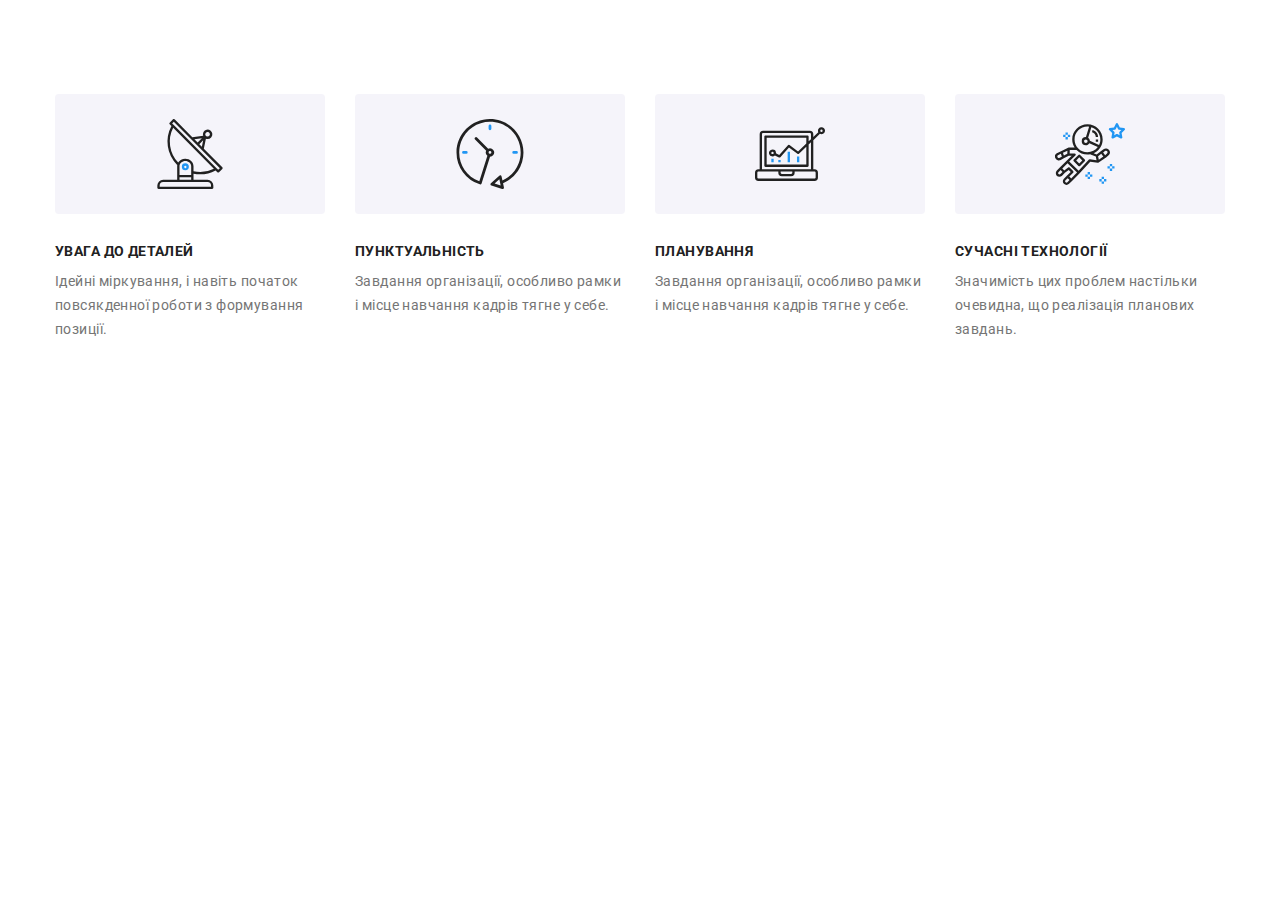
<file: index.html>
<!DOCTYPE html>
<html lang="uk">
<head>
    <meta charset="UTF-8">
    <meta http-equiv="X-UA-Compatible" content="IE=edge">
    <meta name="viewport" content="width=device-width, initial-scale=1.0">
    <link rel="preconnect" href="https://fonts.googleapis.com">
    <link rel="preconnect" href="https://fonts.gstatic.com" crossorigin>
    <link href="https://fonts.googleapis.com/css2?family=Raleway:wght@700&family=Roboto:wght@400;500;700;900&display=swap"
        rel="stylesheet">
    <link rel="stylesheet" href="https://cdnjs.cloudflare.com/ajax/libs/modern-normalize/1.1.0/modern-normalize.min.css">
    <link rel="stylesheet" href="./css/main.min.css">
    <title>WebStudio</title>
</head>
<body>
    <!-- <header class="header">
        <div class="container header__container">
            <nav class="header__nav">
                <a class="header__logo" href="./index.html"><span class="header__logoweb">Web</span>Studio</a>
            
            <ul class="header__list list">
                <li class="header__item"><a class="header__link studio__active studio-active link" href="./index.html">Студія</a></li>
                <li class="header__item"><a class="header__link link" href="./portfolio.html">Портфоліо</a></li>
                <li class="header__item"><a class="header__link link" href="#">Контакти</a></li>
            </ul>
    
            </nav>

            <ul class="header__mailphone list">
                <li class="header__mail"><a href="mailto:info@devstudio.com" class="contact_link link">
                    <svg class="header__icon" width="16" height="12">
                        <use href="./images/symbol-defs.svg#icon-envelope"></use>
                    </svg>info@devstudio.com</a></li>
                <li class="header__phone"><a href="tel:+380961111111" class="contact_link link">
                    <svg class="header__icon" width="16" height="12">
                        <use href="./images/symbol-defs.svg#icon-smartphone"></use>
                    </svg>+38 096 111 11 11</a></li>
            </ul>


            
        </div>
        
    </header> -->
    <main>
        <!-- <section class="hero">
            <div class="container">
               <h1 class="hero__title">Ефективні рішення для вашого бізнесу</h1>
               <button type="button" class="hero__button btn" data-modal-open>Замовити послугу</button>
            </div>
            
        </section> -->

        <section class="benefits">
            <div class="container">
                <h2 class="visually-hidden">Наші переваги</h2>
                <ul class="benefits__list list">
                    <li class="benefits__item antena">
                        <h3 class="benefits__title">увага до деталей</h3>
                        <p class="benefits__text">Ідейні міркування, і навіть початок повсякденної роботи з формування позиції.</p>
                    </li>
                    <li class="benefits__item clock">
                        <h3 class="benefits__title">пунктуальність</h3>
                        <p class="benefits__text">Завдання організації, особливо рамки і місце навчання кадрів тягне у себе.</p>
                    </li>
                    <li class="benefits__item diagram">
                        <h3 class="benefits__title">планування</h3>
                        <p class="benefits__text">Завдання організації, особливо рамки і місце навчання кадрів тягне у себе.</p>
                    </li>
                    <li class="benefits__item astronaut">
                        <h3 class="benefits__title">сучасні технології</h3>
                        <p class="benefits__text">Значимість цих проблем настільки очевидна, що реалізація планових завдань.</p>
                    </li>
                </ul>
            </div>
            
        </section>

        <!-- <section class="task section">
            <div class="container">
                <h2 class="task-title">Чим ми займаємося</h2>
            <ul class="task-list list">
                <li class="task-item"><img src="./images/box1.jpg" alt="друк на клавіатурі" width="370">
                    <p class="task-text-bg">Десктопні додатки</p></li>
                <li class="task-item"><img src="./images/box2.jpg" alt="вибір інтерфейсу для смартфона" width="370">
                    <p class="task-text-bg">Мобільні додатки</p></li>
                <li class="task-item"><img src="./images/box3.jpg" alt="вибір RGB кольору" width="370">
                    <p class="task-text-bg">Дизайнерські рішення</p></li>
            </ul>
            </div>
            
        </section> -->

        <!-- <section class="team section">
            <div class="container">
                <h2 class="team-title">Наша команда</h2>
            <ul class="team-list list">
                <li class="team-item">
                    <img src="./images/img1.jpg" alt="фото співробітніка" width="270">
                    <h3 class="team-item-title">Ігор Дем'яненко</h3>
                    <p class="team-text">Product Designer</p>
                    <div class="team-soc">
                        <ul class="team-soc-list list">
                    <li class="team-soc-item">
                        <a class="team-soc-link link" href="">
                        <svg class="team-soc-icon" width="20" height="20">
                            <use href="./images/symbol-defs.svg#icon-instagram"></use>
                        </svg>
                        </a>
                    </li>
                    <li class="team-soc-item">
                        <a class="team-soc-link link" href="">
                        <svg class="team-soc-icon" width="20" height="20">
                            <use href="./images/symbol-defs.svg#icon-twitter"></use>
                        </svg>
                        </a>
                    </li>
                    <li class="team-soc-item">
                        <a class="team-soc-link link" href="">
                        <svg class="team-soc-icon" width="20" height="20">
                            <use href="./images/symbol-defs.svg#icon-facebook"></use>
                        </svg>
                        </a>
                    </li>
                    <li class="team-soc-item">
                        <a class="team-soc-link link" href="">
                        <svg class="team-soc-icon" width="20" height="20">
                            <use href="./images/symbol-defs.svg#icon-linkedin"></use>
                        </svg>
                        </a>
                    </li>
                        </ul>
                   </div>
                </li>
                <li class="team-item">
                    <img src="./images/img2.jpg" alt="фото співробітніка" width="270">
                    <h3 class="team-item-title">Ольга Рєпіна</h3>
                    <p class="team-text">Frontend Developer</p>
                    <div class="team-soc">
                        <ul class="team-soc-list list">
                    <li class="team-soc-item">
                        <a class="team-soc-link link" href="">
                        <svg class="team-soc-icon" width="20" height="20">
                            <use href="./images/symbol-defs.svg#icon-instagram"></use>
                        </svg>
                        </a>
                    </li>
                    <li class="team-soc-item">
                        <a class="team-soc-link link" href="">
                        <svg class="team-soc-icon" width="20" height="20">
                            <use href="./images/symbol-defs.svg#icon-twitter"></use>
                        </svg>
                        </a>
                    </li>
                    <li class="team-soc-item">
                        <a class="team-soc-link link" href="">
                        <svg class="team-soc-icon" width="20" height="20">
                            <use href="./images/symbol-defs.svg#icon-facebook"></use>
                        </svg>
                        </a>
                    </li>
                    <li class="team-soc-item">
                        <a class="team-soc-link link" href="">
                        <svg class="team-soc-icon" width="20" height="20">
                            <use href="./images/symbol-defs.svg#icon-linkedin"></use>
                        </svg>
                        </a>
                    </li>
                        </ul>
                   </div>
                </li>
                <li class="team-item">
                    <img src="./images/img3.jpg" alt="фото співробітніка" width="270">
                    <h3 class="team-item-title">Микола Тарасов</h3>
                    <p class="team-text">Marketing</p>
                    <div class="team-soc">
                        <ul class="team-soc-list list">
                    <li class="team-soc-item">
                        <a class="team-soc-link link" href="">
                        <svg class="team-soc-icon" width="20" height="20">
                            <use href="./images/symbol-defs.svg#icon-instagram"></use>
                        </svg>
                        </a>
                    </li>
                    <li class="team-soc-item">
                        <a class="team-soc-link link" href="">
                        <svg class="team-soc-icon" width="20" height="20">
                            <use href="./images/symbol-defs.svg#icon-twitter"></use>
                        </svg>
                        </a>
                    </li>
                    <li class="team-soc-item">
                        <a class="team-soc-link link" href="">
                        <svg class="team-soc-icon" width="20" height="20">
                            <use href="./images/symbol-defs.svg#icon-facebook"></use>
                        </svg>
                        </a>
                    </li>
                    <li class="team-soc-item">
                        <a class="team-soc-link link" href="">
                        <svg class="team-soc-icon" width="20" height="20">
                            <use href="./images/symbol-defs.svg#icon-linkedin"></use>
                        </svg>
                        </a>
                    </li>
                        </ul>
                   </div>
                </li>
                <li class="team-item">
                    <img src="./images/img4.jpg" alt="фото співробітніка" width="270">
                    <h3 class="team-item-title">Михайло Єрмаков</h3>
                    <p class="team-text">UI Designer</p>
                    <div class="team-soc">
                        <ul class="team-soc-list list">
                    <li class="team-soc-item">
                        <a class="team-soc-link link" href="">
                        <svg class="team-soc-icon" width="20" height="20">
                            <use href="./images/symbol-defs.svg#icon-instagram"></use>
                        </svg>
                        </a>
                    </li>
                    <li class="team-soc-item">
                        <a class="team-soc-link link" href="">
                        <svg class="team-soc-icon" width="20" height="20">
                            <use href="./images/symbol-defs.svg#icon-twitter"></use>
                        </svg>
                        </a>
                    </li>
                    <li class="team-soc-item">
                        <a class="team-soc-link link" href="">
                        <svg class="team-soc-icon" width="20" height="20">
                            <use href="./images/symbol-defs.svg#icon-facebook"></use>
                        </svg>
                        </a>
                    </li>
                    <li class="team-soc-item">
                        <a class="team-soc-link link" href="">
                        <svg class="team-soc-icon" width="20" height="20">
                            <use href="./images/symbol-defs.svg#icon-linkedin"></use>
                        </svg>
                        </a>
                    </li>
                        </ul>
                   </div>
                </li>
            </ul>
            </div>
            
        </section> -->

        <!-- <section class="clients">
            <div class="container">
                <h2 class="clients-title">Постійні клієнти</h2>
              <ul class="client-list list">
              <li class="clients-item">
                <a class="clients-link link" href="">
                  <svg class="clients-icon" width="106" height="60">
                    <use href="./images/symbol-defs.svg#icon-client1"></use>
                  </svg>
                </a>
              </li>
              <li class="clients-item">
                <a class="clients-link link" href="">
                  <svg class="clients-icon" width="106" height="60">
                    <use href="./images/symbol-defs.svg#icon-client2"></use>
                  </svg>
                </a>
              </li>
              <li class="clients-item">
                <a class="clients-link link" href="">
                  <svg class="clients-icon" width="106" height="60">
                    <use href="./images/symbol-defs.svg#icon-client3"></use>
                  </svg>
                </a>
              </li>
              <li class="clients-item">
                <a class="clients-link link" href="">
                  <svg class="clients-icon" width="106" height="60">
                    <use href="./images/symbol-defs.svg#icon-client4"></use>
                  </svg>
                </a>
              </li>
              <li class="clients-item">
                <a class="clients-link link" href="">
                  <svg class="clients-icon" width="106" height="60">
                    <use href="./images/symbol-defs.svg#icon-client5"></use>
                  </svg>
                </a>
              </li>
              <li class="clients-item">
                <a class="clients-link link" href="">
                  <svg class="clients-icon" width="106" height="60">
                    <use href="./images/symbol-defs.svg#icon-client6"></use>
                  </svg>
                </a>
              </li>
              </ul>
            </div>  
        </section> -->


            
    </main>

    <!-- <footer class="footer">
        <div class="container footer-container">
            <div class="footer-contact">
                <a class="footer-logo link" href="./index.html"> <span class="footer-logoweb">Web</span>Studio</a>
            <address class="footer-address">
               <ul class="footer-list list">
                <li class="footer-item"><a class="footer-link-map link" href="https://goo.gl/maps/atE44bWnJjtFgui2A" target="_blank" rel="noopener noreferrer nofollow">м. Київ, пр-т Лесі Українки, 26</a></li>
                <li class="footer-item"><a href="mailto:info@devstudio.com" class="footer-contact_link link">info@devstudio.com</a></li>
                <li class="footer-item"><a href="tel:+380961111111" class="footer-contact_link link">+38 096 111 11 11</a></li>
               </ul> 
            </address>
            </div>

        <div class="footer-join">
            <p class="footer-join-text">приєднуйтесь</p>
            <ul class="footer-join-list list">
                <li class="footer-join-item">
                    <a class="footer-soc-link link" href="">
                        <svg class="footer-soc-icon" width="20" height="20">
                            <use href="./images/symbol-defs.svg#icon-instagram"></use>
                        </svg>
                        </a>
                </li>
                <li class="footer-join-item">
                    <a class="footer-soc-link link" href="">
                        <svg class="footer-soc-icon" width="20" height="20">
                            <use href="./images/symbol-defs.svg#icon-twitter"></use>
                        </svg>
                        </a>
                </li>
                <li class="footer-join-item">
                    <a class="footer-soc-link link" href="">
                        <svg class="footer-soc-icon" width="20" height="20">
                            <use href="./images/symbol-defs.svg#icon-facebook"></use>
                        </svg>
                        </a>
                </li>
                <li class="footer-join-item">
                    <a class="footer-soc-link link" href="">
                        <svg class="footer-soc-icon" width="20" height="20">
                            <use href="./images/symbol-defs.svg#icon-linkedin"></use>
                        </svg>
                        </a>
                </li>
            </ul>
        </div>
        <form class="subscribe">
            <p class="subscribe-text">Підпишіться на розсилку</p>
            <div class="input-button">
                <input type="email" name="email" placeholder="E-mail" class="footer-input-email">
                <button type="submit" class="subscribe-button btn">Підписатися
                    <svg class="subscribe-icon" width="24" height="24">
                        <use href="./images/symbol-defs.svg#icon-send"></use>
                    </svg>
                </button>
            </div>
        </form>
        </div>

         </footer> -->

         <div class="backdrop is-hidden" data-modal>
            <div class="modal">
                <button type="button" class="modal-btn" data-modal-close>
                    <svg class="modal-icon-close" height="18">
                        <use href="./images/symbol-defs.svg#icon-close"></use>
                    </svg>
                </button>
                <p class="modal-title">Залиште свої дані, ми вам передзвонимо</p>
                <form>
                    <label for="user" class="modal-label">Ім'я</label>
                    <div class="input-wrap"> 
                        <input type="text" class="modal-input" name="user-name" id="user" required>
                        <svg class="modal-input-icon" width="18" height="18">
                            <use href="./images/symbol-defs.svg#icon-modal-person"></use>
                        </svg>
                    </div> 
                    
                    <label for="tel" class="modal-label">Телефон</label>
                    <div class="input-wrap">
                        <input type="tel" class="modal-input" name="user-tel" id="tel" required>
                        <svg class="modal-input-icon" width="18" height="18">
                            <use href="./images/symbol-defs.svg#icon-modal-phone"></use>
                        </svg>
                    </div>

                    <label for="mail" class="modal-label">Пошта</label>
                    <div class="input-wrap">
                        <input type="email" class="modal-input" name="user-mail" id="mail">
                        <svg class="modal-input-icon" width="18" height="18">
                            <use href="./images/symbol-defs.svg#icon-modal-email"></use>
                        </svg>
                    </div>

                    <label for="comment" class="modal-label">Коментар</label>
                    <textarea name="user-text" id="comment" class="modal-comment" placeholder="Введіть текст"></textarea>

                    <div class="privacy">
                        <input type="checkbox" class="input-checkbox visually-hidden" name="privacy" value="true" id="privacy">
                        <label for="privacy" class="checkbox-text">
                            <span class="checkbox-wrap">
                                <svg class="check-icon" width="16" height="15">
                                    <use href="./images/symbol-defs.svg#icon-check"></use>
                                </svg>
                            </span> Погоджуюся з розсилкою та приймаю <a href="" class="check-link">Умови договору</a></label>
                    </div> 

                    <button type="submit" class="modal-button btn">Відправити</button>
                </form>
            </div>
         </div>
         <script src="./js/modal.js"></script>
</body>

</html>
</file>
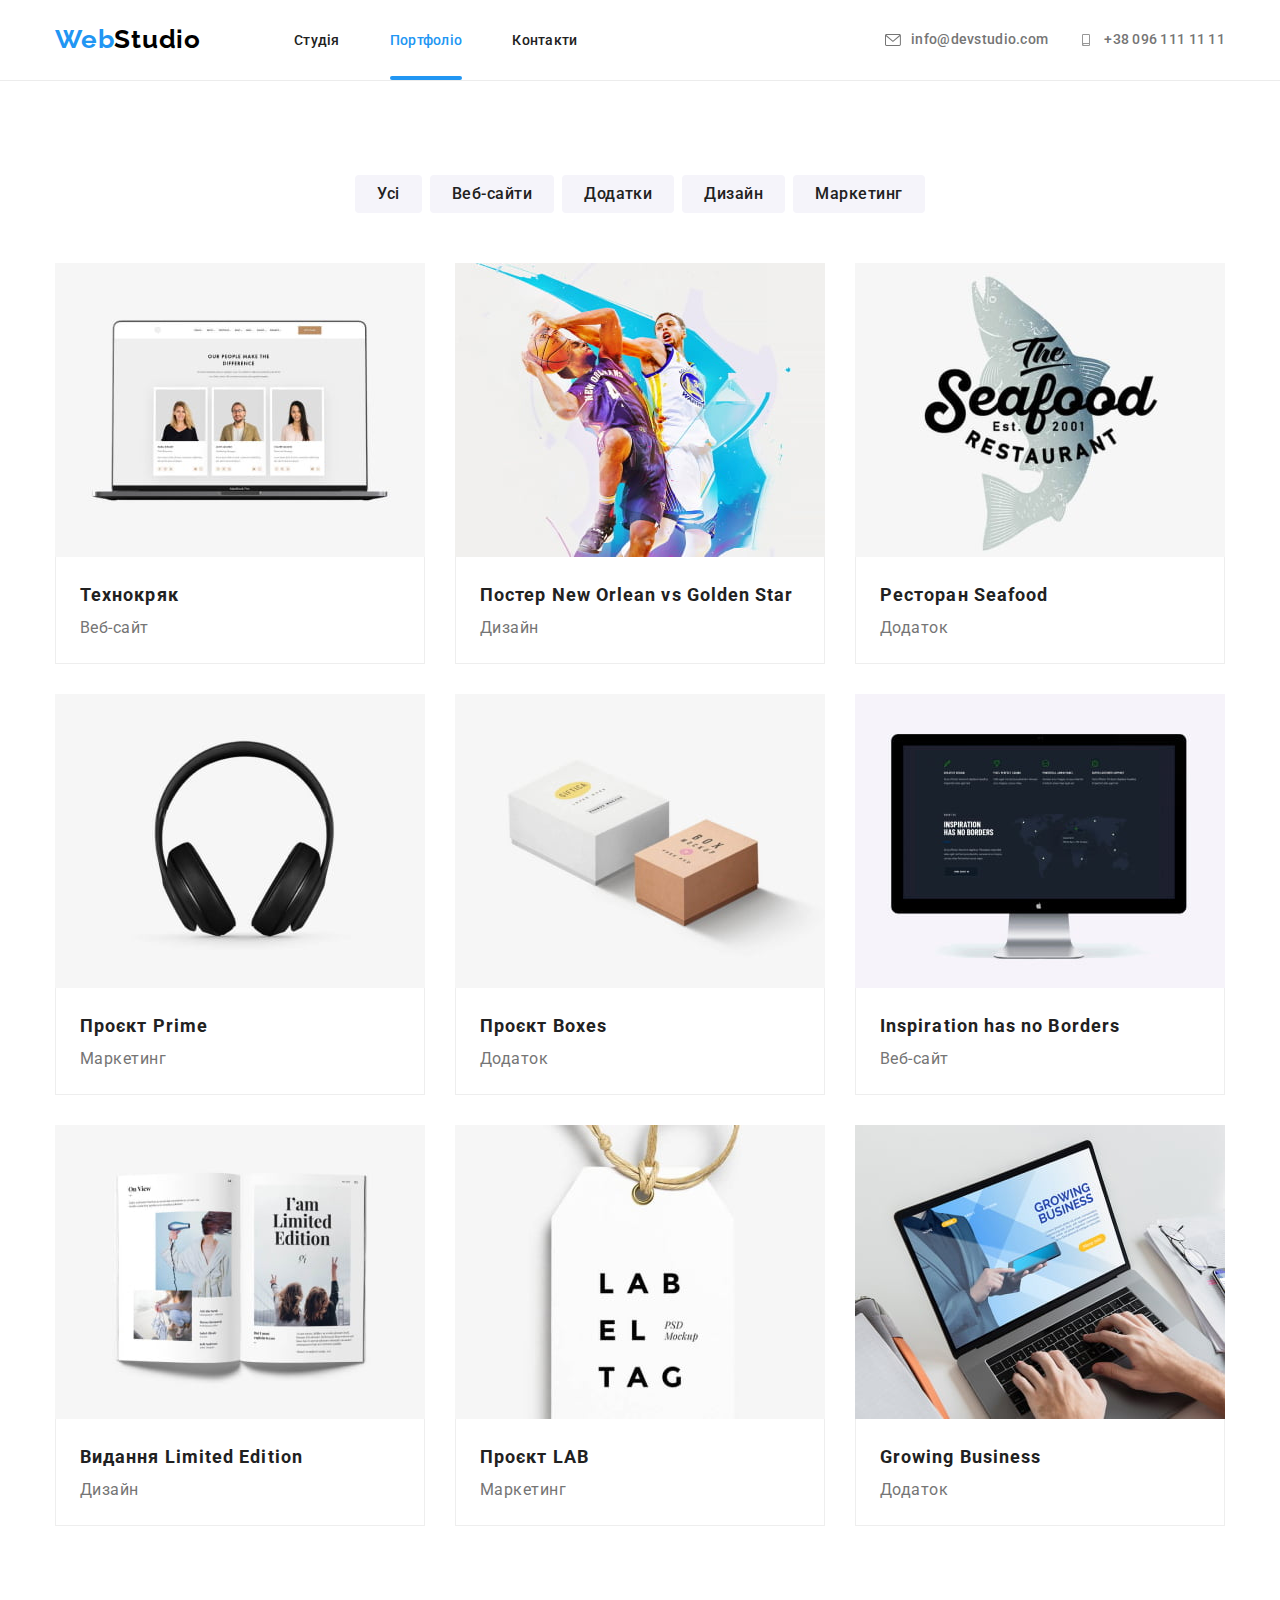
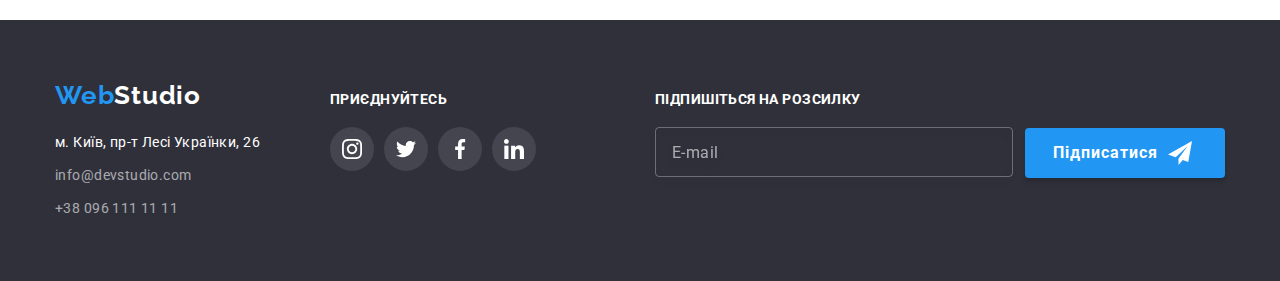
<file: portfolio.html>
<!DOCTYPE html>
<html lang="uk">
<head>
    <meta charset="UTF-8">
    <meta http-equiv="X-UA-Compatible" content="IE=edge">
    <meta name="viewport" content="width=device-width, initial-scale=1.0">
    <link rel="preconnect" href="https://fonts.googleapis.com">
    <link rel="preconnect" href="https://fonts.gstatic.com" crossorigin>
    <link href="https://fonts.googleapis.com/css2?family=Raleway:wght@700&family=Roboto:wght@400;500;700;900&display=swap"
        rel="stylesheet">
    <link rel="stylesheet" href="https://cdnjs.cloudflare.com/ajax/libs/modern-normalize/1.1.0/modern-normalize.min.css">
    <link rel="stylesheet" href="./css/main.min.css">
    <title>Portfolio</title>
</head>
<body>
    <header class="header">
        <div class="container header__container">
            <nav class="header__nav">
                <a class="header__logo" href="./index.html"><span class="header__logoweb">Web</span>Studio</a>
            
            <ul class="header__list list">
                <li class="heade__item"><a class="header__link link" href="./index.html">Студія</a></li>
                <li class="heade__item"><a class="header__link portfolio__active portfolio-active link" href="./portfolio.html">Портфоліо</a></li>
                <li class="heade__item"><a class="header__link link" href="#">Контакти</a></li>
            </ul>
    
            </nav>

            <ul class="header__mailphone list">
                <li class="header__mail"><a href="mailto:info@devstudio.com" class="contact_link link">
                    <svg class="header__icon" width="16" height="12">
                        <use href="./images/symbol-defs.svg#icon-envelope"></use>
                    </svg>info@devstudio.com</a></li>
                <li class="header__phone"><a href="tel:+380961111111" class="contact_link link">
                    <svg class="header__icon" width="16" height="12">
                        <use href="./images/symbol-defs.svg#icon-smartphone"></use>
                    </svg>+38 096 111 11 11</a></li>
            </ul>
            
        </div>
        
    </header>
        <section class="filters">
            <div class="container">
                <ul class="filters-list list">
                    <li class="filters-item"><button type="button" class="button btn">Усі</button></li>
                    <li class="filters-item"><button type="button" class="button btn">Веб-сайти</button></li>
                    <li class="filters-item"><button type="button" class="button btn">Додатки</button></li>
                    <li class="filters-item"><button type="button" class="button btn">Дизайн</button></li>
                    <li class="filters-item"><button type="button" class="button btn">Маркетинг</button></li>
                </ul>
    
                <ul class="portfolio-list list">
                    <li class="portfolio-item">
                        <a class="link" href="#">
                            <div class="portfolio-top-wrap">
                                <img src="./images/portfolio1.jpg" alt="image" width="370">
                                <p class="portfolio-slide-text">Ресурс пропонує комплексні пропозиції з різним рівнем функціоналу та сервісів. Все це дозволить відвідувачу отримати вичерпні відомості про компанію чи приватну особу.</p>
                            </div>
                            <div class="portfolio-title-text">
                                <h2 class="portfolio-title">Технокряк</h2>
                                <p class="portfolio-text">Веб-сайт</p>
                            </div>
                        </a>
                    </li>
                    <li class="portfolio-item">
                        <a class="link" href="#">
                            <div class="portfolio-top-wrap">
                                <img src="./images/portfolio2.jpg" alt="image" width="370">
                                <p class="portfolio-slide-text">Ресурс пропонує комплексні пропозиції з різним рівнем функціоналу та сервісів. Все це дозволить відвідувачу отримати вичерпні відомості про компанію чи приватну особу.</p>
                            </div>
                            <div class="portfolio-title-text">
                                <h2 class="portfolio-title">Постер New Orlean vs Golden Star</h2>
                                <p class="portfolio-text">Дизайн</p>
                            </div>
                        </a>
                    </li>
                    <li class="portfolio-item">
                        <a class="link" href="#">
                           <div class="portfolio-top-wrap">
                                <img src="./images/portfolio3.jpg" alt="image" width="370">
                                <p class="portfolio-slide-text">Ресурс пропонує комплексні пропозиції з різним рівнем функціоналу та сервісів. Все це дозволить відвідувачу отримати вичерпні відомості про компанію чи приватну особу.</p>
                           </div>
                            <div class="portfolio-title-text">
                                <h2 class="portfolio-title">Ресторан Seafood</h2>
                                <p class="portfolio-text">Додаток</p>
                            </div>
                        </a>
                    </li>
                    <li class="portfolio-item">
                        <a class="link" href="#">
                            <div class="portfolio-top-wrap">
                                <img src="./images/portfolio4.jpg" alt="image" width="370">
                                <p class="portfolio-slide-text">Ресурс пропонує комплексні пропозиції з різним рівнем функціоналу та сервісів. Все це дозволить відвідувачу отримати вичерпні відомості про компанію чи приватну особу.</p>
                            </div>
                            <div class="portfolio-title-text">
                                <h2 class="portfolio-title">Проєкт Prime</h2>
                                <p class="portfolio-text">Маркетинг</p>
                            </div>
                        </a>
                    </li>
                    <li class="portfolio-item">
                        <a class="link" href="#">
                            <div class="portfolio-top-wrap">
                                <img src="./images/portfolio5.jpg" alt="image" width="370">
                                <p class="portfolio-slide-text">Ресурс пропонує комплексні пропозиції з різним рівнем функціоналу та сервісів. Все це дозволить відвідувачу отримати вичерпні відомості про компанію чи приватну особу.</p>
                            </div>
                            <div class="portfolio-title-text">
                                <h2 class="portfolio-title">Проєкт Boxes</h2>
                                <p class="portfolio-text">Додаток</p>
                            </div>
                        </a>
                    </li>
                    <li class="portfolio-item">
                        <a class="link" href="#">
                            <div class="portfolio-top-wrap">
                                <img src="./images/portfolio6.jpg" alt="image" width="370">
                                <p class="portfolio-slide-text">Ресурс пропонує комплексні пропозиції з різним рівнем функціоналу та сервісів. Все це дозволить відвідувачу отримати вичерпні відомості про компанію чи приватну особу.</p>
                            </div>
                            <div class="portfolio-title-text">
                                <h2 class="portfolio-title">Inspiration has no Borders</h2>
                                <p class="portfolio-text">Веб-сайт</p>
                            </div>
                        </a>
                    </li>
                    <li class="portfolio-item">
                        <a class="link" href="#">
                            <div class="portfolio-top-wrap">
                                <img src="./images/portfolio7.jpg" alt="image" width="370">
                                <p class="portfolio-slide-text">Ресурс пропонує комплексні пропозиції з різним рівнем функціоналу та сервісів. Все це дозволить відвідувачу отримати вичерпні відомості про компанію чи приватну особу.</p>
                            </div>
                            <div class="portfolio-title-text">
                                <h2 class="portfolio-title">Видання Limited Edition</h2>
                                <p class="portfolio-text">Дизайн</p>
                            </div>
                        </a>
                    </li>
                    <li class="portfolio-item">
                        <a class="link" href="#">
                            <div class="portfolio-top-wrap">
                                <img src="./images/portfolio8.jpg" alt="image" width="370">
                                <p class="portfolio-slide-text">Ресурс пропонує комплексні пропозиції з різним рівнем функціоналу та сервісів. Все це дозволить відвідувачу отримати вичерпні відомості про компанію чи приватну особу.</p>
                            </div>
                            <div class="portfolio-title-text">
                                <h2 class="portfolio-title">Проєкт LAB</h2>
                                <p class="portfolio-text">Маркетинг</p>
                            </div>
                        </a>
                    </li>
                    <li class="portfolio-item">
                        <a class="link" href="#">
                            <div class="portfolio-top-wrap">
                                <img src="./images/portfolio9.jpg" alt="image" width="370">
                                <p class="portfolio-slide-text">Ресурс пропонує комплексні пропозиції з різним рівнем функціоналу та сервісів. Все це дозволить відвідувачу отримати вичерпні відомості про компанію чи приватну особу.</p>
                            </div>
                            <div class="portfolio-title-text">
                                <h2 class="portfolio-title">Growing Business</h2>
                                <p class="portfolio-text">Додаток</p>
                            </div>
                        </a>
                    </li>
                </ul>
            </div>
        </section>

        <footer class="footer">
            <div class="container footer-container">
                <div class="footer-contact">
                    <a class="footer-logo link" href="./index.html"> <span class="footer-logoweb">Web</span>Studio</a>
                <address class="footer-address">
                   <ul class="footer-list list">
                    <li class="footer-item"><a class="footer-link-map link" href="https://goo.gl/maps/atE44bWnJjtFgui2A" target="_blank" rel="noopener noreferrer nofollow">м. Київ, пр-т Лесі Українки, 26</a></li>
                    <li class="footer-item"><a href="mailto:info@devstudio.com" class="footer-contact_link link">info@devstudio.com</a></li>
                    <li class="footer-item"><a href="tel:+380961111111" class="footer-contact_link link">+38 096 111 11 11</a></li>
                   </ul> 
                </address>
                </div>
    
                <div class="footer-join">
                    <p class="footer-join-text">приєднуйтесь</p>
                <ul class="footer-join-list list">
                    <li class="footer-join-item">
                        <a class="footer-soc-link link" href="">
                            <svg class="footer-soc-icon" width="20" height="20">
                                <use href="./images/symbol-defs.svg#icon-instagram"></use>
                            </svg>
                            </a>
                    </li>
                    <li class="footer-join-item">
                        <a class="footer-soc-link link" href="">
                            <svg class="footer-soc-icon" width="20" height="20">
                                <use href="./images/symbol-defs.svg#icon-twitter"></use>
                            </svg>
                            </a>
                    </li>
                    <li class="footer-join-item">
                        <a class="footer-soc-link link" href="">
                            <svg class="footer-soc-icon" width="20" height="20">
                                <use href="./images/symbol-defs.svg#icon-facebook"></use>
                            </svg>
                            </a>
                    </li>
                    <li class="footer-join-item">
                        <a class="footer-soc-link link" href="">
                            <svg class="footer-soc-icon" width="20" height="20">
                                <use href="./images/symbol-defs.svg#icon-linkedin"></use>
                            </svg>
                            </a>
                    </li>
                </ul>
                </div>

                <div class="subscribe">
                    <p class="subscribe-text">Підпишіться на розсилку</p>
                    <div class="input-button">
                        <input type="email" name="email" placeholder="E-mail" class="footer-input-email">
                        <button type="submit" class="subscribe-button btn">Підписатися
                            <svg class="subscribe-icon" width="24" height="24">
                                <use href="./images/symbol-defs.svg#icon-send"></use>
                            </svg>
                        </button>
                    </div>
                </div>

            </div>
    
         </footer>
    
</body>
</html>
</file>
<file: css/main.min.css>
/*! modern-normalize v1.1.0 | MIT License | https://github.com/sindresorhus/modern-normalize */*,::before,::after{box-sizing:border-box}html{line-height:1.15;-webkit-text-size-adjust:100%;-moz-tab-size:4;-o-tab-size:4;tab-size:4}body{margin:0;font-family:system-ui,-apple-system,"Segoe UI",Roboto,Helvetica,Arial,sans-serif,"Apple Color Emoji","Segoe UI Emoji"}hr{height:0;color:inherit}abbr[title]{-webkit-text-decoration:underline dotted;text-decoration:underline dotted}b,strong{font-weight:bolder}code,kbd,samp,pre{font-family:ui-monospace,SFMono-Regular,Consolas,"Liberation Mono",Menlo,monospace;font-size:1em}small{font-size:80%}sub,sup{font-size:75%;line-height:0;position:relative;vertical-align:baseline}sub{bottom:-0.25em}sup{top:-0.5em}table{text-indent:0;border-color:inherit}button,input,optgroup,select,textarea{font-family:inherit;font-size:100%;line-height:1.15;margin:0}button,select{text-transform:none}button,[type=button],[type=reset],[type=submit]{-webkit-appearance:button}::-moz-focus-inner{border-style:none;padding:0}:-moz-focusring{outline:1px dotted ButtonText}:-moz-ui-invalid{box-shadow:none}legend{padding:0}progress{vertical-align:baseline}::-webkit-inner-spin-button,::-webkit-outer-spin-button{height:auto}[type=search]{-webkit-appearance:textfield;outline-offset:-2px}::-webkit-search-decoration{-webkit-appearance:none}::-webkit-file-upload-button{-webkit-appearance:button;font:inherit}summary{display:list-item}.visually-hidden{position:absolute;white-space:nowrap;width:1px;height:1px;overflow:hidden;border:0;padding:0;clip:rect(0 0 0 0);-webkit-clip-path:inset(50%);clip-path:inset(50%);margin:-1px}p,h1,h2,h3,h4,h5,h6{margin:0}ul,ol{margin:0;padding-left:0}img{display:block;max-width:100%;height:auto}body{margin:0;font-family:"Roboto",sans-serif;color:#212121;background:#fff}.html{box-sizing:border-box}.list{list-style:none}.link,.btn{text-decoration:none;transition-property:color,background-color,background-shadow;transition-duration:250ms;transition-timing-function:cubic-bezier(0.4, 0, 0.2, 1)}.btn{font-family:inherit;border:none}.container{width:1200px;margin:0 auto;padding:0 15px}.header__logo{padding-top:24px;padding-bottom:25px;font-family:"Raleway",sans-serif;font-weight:700;font-size:26px;line-height:1.19;letter-spacing:.03em;color:#000;text-decoration:none}.header__logoweb{color:#2196f3}.footer-logo{font-family:"Raleway",sans-serif;font-weight:700;font-size:26px;line-height:1.19;letter-spacing:.03em;color:#fff;margin-bottom:20px}.footer-logoweb{color:#2196f3}.header{border-bottom:1px solid #ececec}.header__container{display:flex}.header__list{display:flex;gap:50px;align-items:center;margin-left:93px}.header__nav{display:flex}.header__link{font-weight:500;font-size:14px;line-height:1.14;letter-spacing:.02em;color:#212121;position:relative}.header__link:hover,.header__link:focus{color:#2196f3}.studio__active,.portfolio__active{color:#2196f3}.studio-active::after{content:"";display:block;width:100%;height:4px;background-color:#2196f3;border-radius:2px;position:absolute;top:44.5px}.portfolio-active::after{content:"";display:block;width:100%;height:4px;background-color:#2196f3;border-radius:2px;position:absolute;top:44.5px}.header__mailphone{display:flex;margin-left:auto;gap:30px;align-items:center}.contact_link{display:flex;align-items:center;font-weight:500;font-size:14px;line-height:1.14;letter-spacing:.02em;color:#757575}.contact_link:hover,.contact_link:focus{color:#2196f3}.header__icon{margin-right:10px;fill:#757575}.contact_link:hover .header__icon,.contact_link:focus .header__icon{fill:#2196f3}.hero{padding-top:200px;padding-bottom:200px;background:#2f303a;background-image:linear-gradient(rgba(47, 48, 58, 0.4), rgba(47, 48, 58, 0.4)),url(../images/bg-image.jpg);max-width:1600px;background-position:center;margin:0 auto}.hero__title{font-weight:900;font-size:44px;line-height:1.36;text-align:center;letter-spacing:.06em;text-transform:uppercase;color:#fff;max-width:696px;margin:0 auto;margin-bottom:30px}.hero__button{font-weight:700;font-size:16px;line-height:1.88;display:block;align-items:center;text-align:center;letter-spacing:.06em;color:#fff;background:#2196f3;box-shadow:0px 4px 4px rgba(0,0,0,.15);border-radius:4px;min-width:216px;height:50px;margin:0 auto;cursor:pointer}.hero__button:hover,.hero__button:focus{background:#188ce8;box-shadow:0px 4px 4px rgba(0,0,0,.15);border-radius:4px}.benefits{padding-top:94px;padding-bottom:94px}.benefits__list{display:flex;justify-content:space-between}.benefits__item{width:270px}.benefits__item::before{display:block;content:"";height:120px;background-size:auto auto;background-repeat:no-repeat;background-position:center;background-color:#f5f4fa;border-radius:4px;margin-bottom:30px}.antena::before{background-image:url(../images/antena.svg)}.clock::before{background-image:url(../images/clock.svg)}.diagram::before{background-image:url(../images/diagram.svg)}.astronaut::before{background-image:url(../images/astronaut.svg)}.benefits__title{margin-bottom:10px;font-weight:700;font-size:14px;line-height:1.14;letter-spacing:.03em;text-transform:uppercase;color:#212121}.benefits__text{font-size:14px;line-height:1.71;letter-spacing:.03em;color:#757575}.task{padding-bottom:94px}.task-title{margin-bottom:50px;font-weight:700;font-size:36px;line-height:1.16;text-align:center;letter-spacing:.03em;color:#212121}.task-list{display:flex;justify-content:center;gap:30px}.task-item{position:relative}.task-text-bg{display:flex;justify-content:center;width:370px;height:70px;padding:27px 95px;font-weight:700;font-size:14px;line-height:1.14;text-align:center;text-transform:uppercase;background:rgba(47,48,58,.8);color:#fff;position:absolute;bottom:0}.team{background:#f5f4fa;padding-bottom:94px;padding-top:94px}.team-title,.clients-title{margin-bottom:50px;font-weight:700;font-size:36px;line-height:1.16;text-align:center;letter-spacing:.03em;color:#212121}.team-list{display:flex}.team-item{background:#fff;box-shadow:0px 1px 3px rgba(0,0,0,.12),0px 1px 1px rgba(0,0,0,.14),0px 2px 1px rgba(0,0,0,.2);border-radius:0px 0px 4px 4px;margin-right:30px}.team-item:last-child{margin-right:0}.team-item-title{margin-top:30px;margin-bottom:10px;font-weight:500;font-size:16px;line-height:1.18;text-align:center;letter-spacing:.03em;color:#212121}.team-text{margin-bottom:16px;font-size:16px;line-height:1.18;text-align:center;letter-spacing:.03em;color:#757575}.team-soc{padding-right:32px;padding-bottom:30px;padding-left:32px}.team-soc-list{display:flex;align-items:center;justify-content:center;gap:10px}.team-soc-link{display:flex;width:44px;height:44px;border-radius:50%;align-items:center;justify-content:center}.team-soc-link:hover,.team-soc-link:focus{background-color:#2196f3;fill:#fff}.team-soc-icon{fill:#afb1b8}.team-soc-link:hover .team-soc-icon,.team-soc-link:focus .team-soc-icon{fill:#fff}.clients{padding:94px 0}.client-list{display:flex;justify-content:center;gap:30px}.clients-item{display:flex}.clients-link{display:flex;width:170px;height:92px;color:#afb1b8;border:1px solid #afb1b8;border-radius:4px;align-items:center;justify-content:center}.clients-link:hover,.clients-link:focus{color:#2196f3;border-color:#2196f3}.clients-icon{fill:currentColor}.footer{background:#2f303a;padding-top:60px;padding-bottom:60px}.footer-container{display:flex;align-items:baseline}.footer-address{font-style:normal;margin-top:20px}.footer-item:not(:last-child){margin-bottom:9px}.footer-link-map{font-size:14px;line-height:1.71;letter-spacing:.03em;color:#fff}.footer-link-map:hover,.footer-link-map:focus{color:#2196f3}.footer-contact_link{font-size:14px;line-height:1.71;letter-spacing:.03em;color:rgba(255,255,255,.6)}.footer-contact_link:hover,.footer-contact_link:focus{color:#2196f3}.footer-join{margin-left:70px}.footer-join-text,.subscribe-text{font-weight:700;font-size:14px;line-height:16px;letter-spacing:.03em;text-transform:uppercase;color:#fff}.footer-join-list{display:flex;gap:10px;margin-top:20px}.footer-soc-link{display:flex;width:44px;height:44px;border-radius:50%;align-items:center;justify-content:center;background:rgba(255,255,255,.1)}.footer-soc-link:hover,.footer-soc-link:focus{background:#2196f3}.footer-soc-icon{fill:#fff}.subscribe{margin-left:auto}.input-button{display:flex;align-items:baseline;margin-top:20px}.footer-input-email{width:358px;height:50px;border:1px solid rgba(255,255,255,.3);filter:drop-shadow(0px 4px 4px rgba(0, 0, 0, 0.15));border-radius:4px;padding-left:16px;color:#f5f4fa;background-color:rgba(0,0,0,0);outline:rgba(0,0,0,0)}.footer-input-email::-moz-placeholder{font-weight:400;font-size:16px;line-height:1.25;display:flex;align-items:center;letter-spacing:.03em;color:rgba(255,255,255,.6)}.footer-input-email:-ms-input-placeholder{font-weight:400;font-size:16px;line-height:1.25;display:flex;align-items:center;letter-spacing:.03em;color:rgba(255,255,255,.6)}.footer-input-email::placeholder{font-weight:400;font-size:16px;line-height:1.25;display:flex;align-items:center;letter-spacing:.03em;color:rgba(255,255,255,.6)}.subscribe-button{font-weight:700;font-size:16px;line-height:1.88;display:flex;align-items:center;text-align:center;letter-spacing:.06em;color:#fff;cursor:pointer;background:#2196f3;box-shadow:0px 4px 4px rgba(0,0,0,.15);border-radius:4px;min-width:200px;height:50px;margin-left:12px;padding:10px 28px}.subscribe-icon{fill:#fff;margin-left:10px}.backdrop{position:fixed;top:0;width:100%;height:100%;background:rgba(0,0,0,.2);transition:opacity 300ms linear,visibility 400ms linear}.is-hidden{visibility:hidden;opacity:0;pointer-events:none}.modal{position:absolute;top:50%;left:50%;padding:40px;transform:translate(-50%, -50%) scale(1);width:528px;min-height:581px;background-color:#fff;box-shadow:0px 1px 3px rgba(0,0,0,.12),0px 1px 1px rgba(0,0,0,.14),0px 2px 1px rgba(0,0,0,.2);border-radius:4px;transition:transform 300ms linear}.backdrop.is-hidden .modal{transform:translate(-50%, -50%) scale(0)}.modal-btn{position:absolute;top:8px;right:8px;width:30px;height:30px;background:#fff;border:1px solid rgba(0,0,0,.1);border-radius:50%;background-color:rgba(0,0,0,0);display:flex;align-items:center;justify-content:center;cursor:pointer}.modal-icon-close:hover{fill:#2196f3}.modal-title{font-weight:700;font-size:20px;line-height:1.15;text-align:center;letter-spacing:.03em;color:#212121;margin-bottom:12px}.modal-input{width:100%;height:40px;border:1px solid rgba(33,33,33,.2);border-radius:4px;padding-left:42px;outline:rgba(0,0,0,0)}.modal-input:focus{border:1px solid #2196f3;cursor:pointer}.modal-input:focus+.modal-input-icon{fill:#2196f3;cursor:pointer}.input-wrap{position:relative}.modal-label{font-weight:400;font-size:12px;line-height:1.16;letter-spacing:.01em;color:#757575;display:block;margin-top:10px;margin-bottom:4px}.modal-input-icon{position:absolute;top:50%;transform:translateY(-50%);left:12px}.modal-comment{width:100%;height:120px;border:1px solid rgba(33,33,33,.2);border-radius:4px;resize:none;display:block;padding:12px 16px;outline:rgba(0,0,0,0)}.modal-comment::-moz-placeholder{font-size:12px;line-height:14px;letter-spacing:.01em;color:rgba(117,117,117,.5)}.modal-comment:-ms-input-placeholder{font-size:12px;line-height:14px;letter-spacing:.01em;color:rgba(117,117,117,.5)}.modal-comment::placeholder{font-size:12px;line-height:14px;letter-spacing:.01em;color:rgba(117,117,117,.5)}.modal-comment:focus{border-color:#2196f3}.privacy{display:flex;align-items:center;justify-content:center;margin-bottom:30px}.checkbox-text{font-size:14px;line-height:1.71;letter-spacing:.03em;color:#757575;margin-top:20px;display:flex;align-items:center;gap:7px}.checkbox-text span{width:16px;height:15px;border:2px solid #212121;border-radius:2px;display:flex;align-items:center;justify-content:center;fill:rgba(0,0,0,0)}.input-checkbox:checked+.checkbox-text span{background-color:#2196f3;border-color:rgba(0,0,0,0);fill:#fff}.input-checkbox:focus+.checkbox-text span{border-color:#2196f3}.check-link{-webkit-text-decoration-line:underline;text-decoration-line:underline;color:#2196f3}.modal-button{font-weight:700;font-size:16px;line-height:1.88;display:flex;padding:10px 52px;align-items:center;text-align:center;letter-spacing:.06em;color:#fff;cursor:pointer;background:#2196f3;box-shadow:0px 4px 4px rgba(0,0,0,.15);border-radius:4px;min-width:200px;height:50px;margin:0 auto}.filters{padding-top:94px;padding-bottom:94px}.filters-list{display:flex;justify-content:center;gap:8px;margin-bottom:50px}.button{padding:6px 22px;border-radius:4px;font-weight:500;font-size:16px;line-height:1.62;text-align:center;letter-spacing:.03em;color:#212121;background:#f5f4fa}.button:hover,.button:focus{background:#2196f3;box-shadow:0px 3px 1px rgba(0,0,0,.1),0px 1px 2px rgba(0,0,0,.08),0px 2px 2px rgba(0,0,0,.12);border-radius:4px;color:#fff;cursor:pointer}.portfolio-list{display:flex;flex-wrap:wrap;gap:30px}.portfolio-item{position:relative;overflow:hidden;flex-basis:calc((100% - 60px)/3);background:#fff;gap:30px}.portfolio-item:hover,.portfolio-item:focus{box-shadow:0px 1px 1px rgba(0,0,0,.12),0px 4px 4px rgba(0,0,0,.06),1px 4px 6px rgba(0,0,0,.16)}.portfolio-top-wrap{position:relative;overflow:hidden}.portfolio-slide-text{position:absolute;top:0;left:0;transform:translateY(100%);transition:transform 250ms linear;padding:63px 24px;font-weight:400;font-size:18px;line-height:1.56;letter-spacing:.03em;color:#fff;background:rgba(33,150,243,.9)}.portfolio-item:hover .portfolio-slide-text{transform:translateY(0)}.portfolio-title{font-weight:700;font-size:18px;line-height:2;letter-spacing:.06em;color:#212121}.portfolio-text{font-size:16px;line-height:1.88;letter-spacing:.03em;color:#757575}.portfolio-title-text{padding:20px 24px;border:1px solid #eee;border-top:none}/*# sourceMappingURL=main.min.css.map */
</file>
